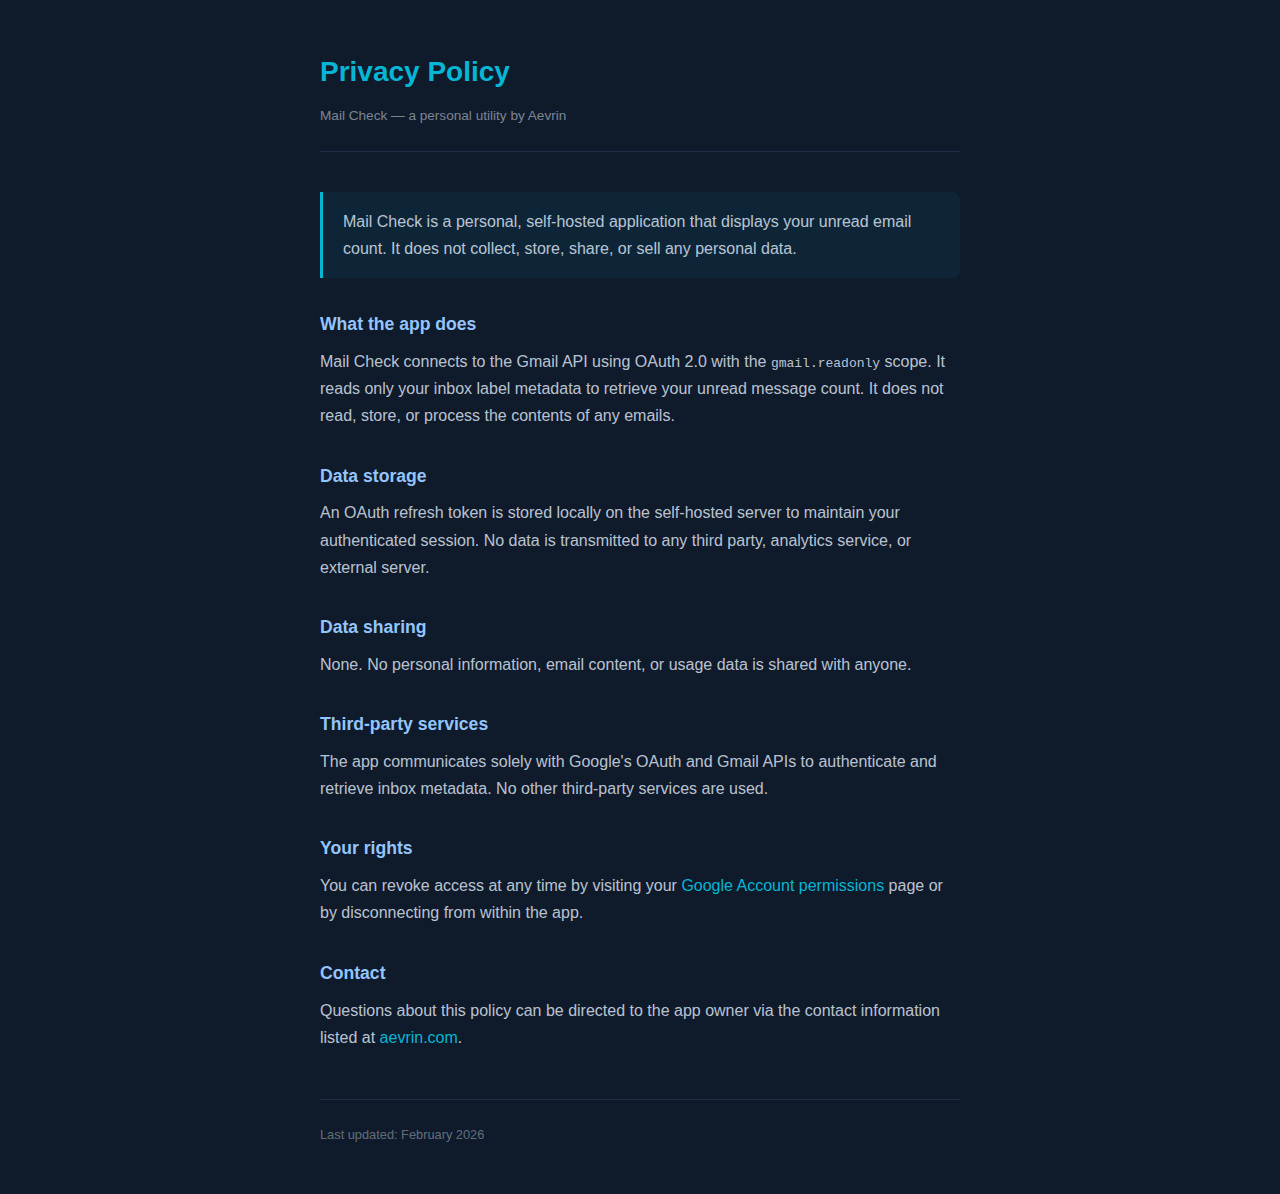
<file: index.html>
<!DOCTYPE html>
<html lang="en">
<head>
    <meta charset="UTF-8">
    <meta name="viewport" content="width=device-width, initial-scale=1.0">
    <title>Privacy Policy — Mail Check</title>
    <style>
        * { margin: 0; padding: 0; box-sizing: border-box; }
        body {
            font-family: -apple-system, BlinkMacSystemFont, 'Segoe UI', Roboto, sans-serif;
            background: #0f1a2a;
            color: #e6f0ff;
            min-height: 100vh;
            display: flex;
            justify-content: center;
            padding: 3rem 1.5rem;
            line-height: 1.7;
        }
        .container {
            max-width: 640px;
            width: 100%;
        }
        h1 {
            font-size: 1.75rem;
            margin-bottom: 0.5rem;
            color: #06b6d4;
        }
        .subtitle {
            color: rgba(230,240,255,0.5);
            font-size: 0.85rem;
            margin-bottom: 2.5rem;
            padding-bottom: 1.5rem;
            border-bottom: 1px solid rgba(70,90,126,0.3);
        }
        h2 {
            font-size: 1.1rem;
            color: #93c5fd;
            margin-top: 2rem;
            margin-bottom: 0.5rem;
        }
        p {
            color: rgba(230,240,255,0.8);
            margin-bottom: 1rem;
        }
        .highlight {
            background: rgba(6,182,212,0.08);
            border-left: 3px solid #06b6d4;
            padding: 1rem 1.25rem;
            border-radius: 0 8px 8px 0;
            margin: 1.5rem 0;
        }
        .highlight p { margin-bottom: 0; }
        footer {
            margin-top: 3rem;
            padding-top: 1.5rem;
            border-top: 1px solid rgba(70,90,126,0.3);
            color: rgba(230,240,255,0.4);
            font-size: 0.8rem;
        }
        a { color: #06b6d4; text-decoration: none; }
        a:hover { text-decoration: underline; }
    </style>
</head>
<body>
    <div class="container">
        <h1>Privacy Policy</h1>
        <p class="subtitle">Mail Check — a personal utility by Aevrin</p>

        <div class="highlight">
            <p>Mail Check is a personal, self-hosted application that displays your unread email count. It does not collect, store, share, or sell any personal data.</p>
        </div>

        <h2>What the app does</h2>
        <p>Mail Check connects to the Gmail API using OAuth 2.0 with the <code>gmail.readonly</code> scope. It reads only your inbox label metadata to retrieve your unread message count. It does not read, store, or process the contents of any emails.</p>

        <h2>Data storage</h2>
        <p>An OAuth refresh token is stored locally on the self-hosted server to maintain your authenticated session. No data is transmitted to any third party, analytics service, or external server.</p>

        <h2>Data sharing</h2>
        <p>None. No personal information, email content, or usage data is shared with anyone.</p>

        <h2>Third-party services</h2>
        <p>The app communicates solely with Google's OAuth and Gmail APIs to authenticate and retrieve inbox metadata. No other third-party services are used.</p>

        <h2>Your rights</h2>
        <p>You can revoke access at any time by visiting your <a href="https://myaccount.google.com/permissions" target="_blank" rel="noopener">Google Account permissions</a> page or by disconnecting from within the app.</p>

        <h2>Contact</h2>
        <p>Questions about this policy can be directed to the app owner via the contact information listed at <a href="mailto:privacy@aevrin.com">aevrin.com</a>.</p>

        <footer>
            Last updated: February 2026
        </footer>
    </div>
</body>
</html>
</file>
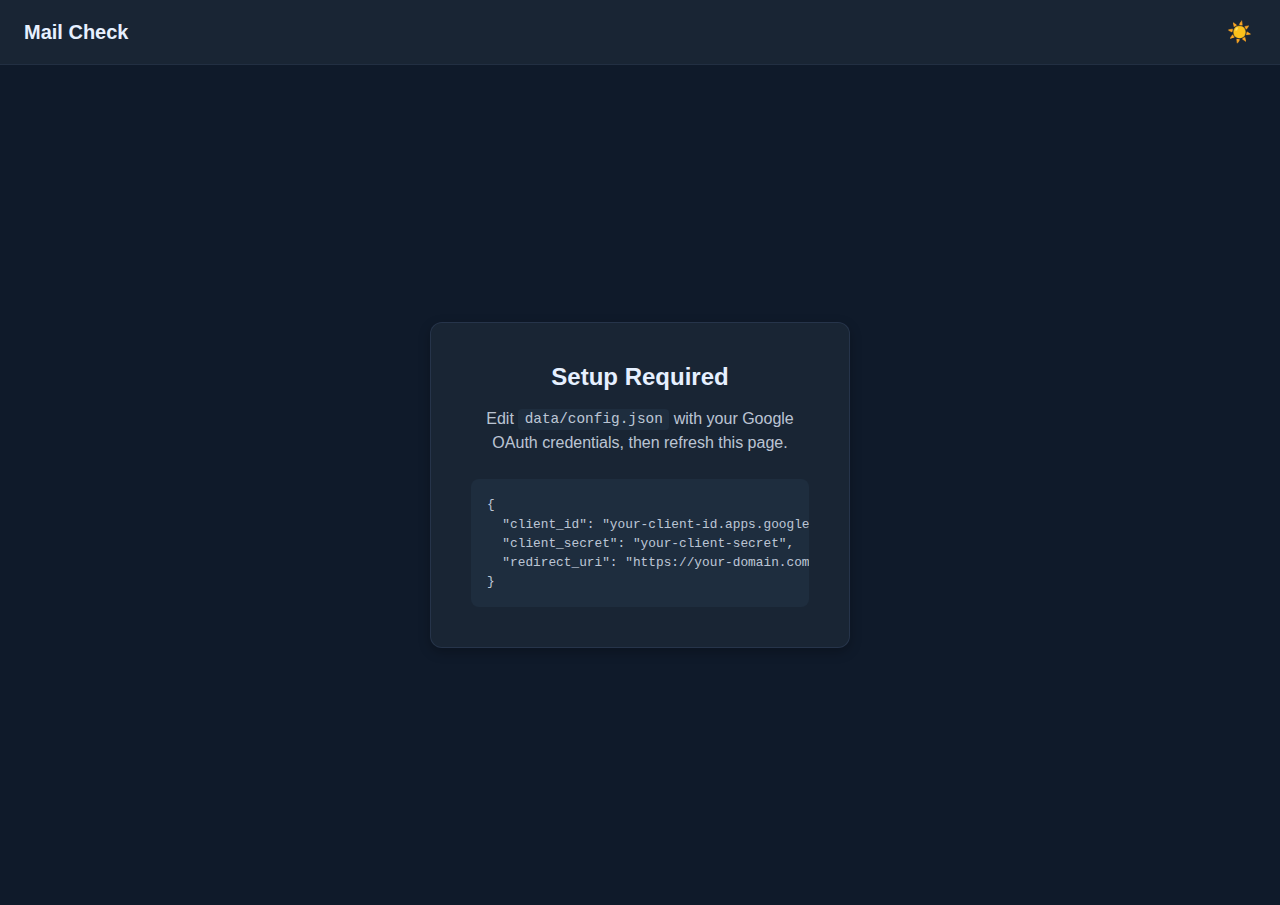
<file: mail/index.html>
<!DOCTYPE html>
<html lang="en">
<head>
    <meta charset="UTF-8">
    <meta name="viewport" content="width=device-width, initial-scale=1.0">
    <title>Mail Check</title>
    <link rel="stylesheet" href="style.css">
</head>
<body class="dark-mode">
    <header>
        <h1><a href="./" id="title">Mail Check</a></h1>
        <div class="header-actions">
            <button id="theme-toggle" title="Toggle theme">☀️</button>
        </div>
    </header>

    <main>
        <div id="view-setup" class="card hidden">
            <h2>Setup Required</h2>
            <p>Edit <code>data/config.json</code> with your Google OAuth credentials, then refresh this page.</p>
            <pre>{
  "client_id": "your-client-id.apps.googleusercontent.com",
  "client_secret": "your-client-secret",
  "redirect_uri": "https://your-domain.com/api.php?action=callback"
}</pre>
        </div>

        <div id="view-auth" class="card hidden">
            <h2>Connect Gmail</h2>
            <p>Authorize this app to read your Gmail inbox.</p>
            <button id="btn-auth" class="btn-primary">Connect with Google</button>
        </div>

        <div id="view-mail" class="card hidden">
            <div class="unread-display">
                <div class="unread-group">
                    <span id="unread-count" class="count">—</span>
                    <span class="count-label">unread messages</span>
                </div>
                <div class="unread-group">
                    <span id="threads-count" class="count count-secondary">—</span>
                    <span class="count-label">unread threads</span>
                </div>
            </div>
            <div class="mail-meta">
                <span id="total-count"></span>
                <span id="last-checked"></span>
            </div>
            <div class="mail-actions">
                <button id="btn-refresh" class="btn-primary">Refresh</button>
                <button id="btn-logout" class="btn-secondary">Disconnect</button>
            </div>
        </div>
    </main>

    <script src="app.js"></script>
</body>
</html>
</file>
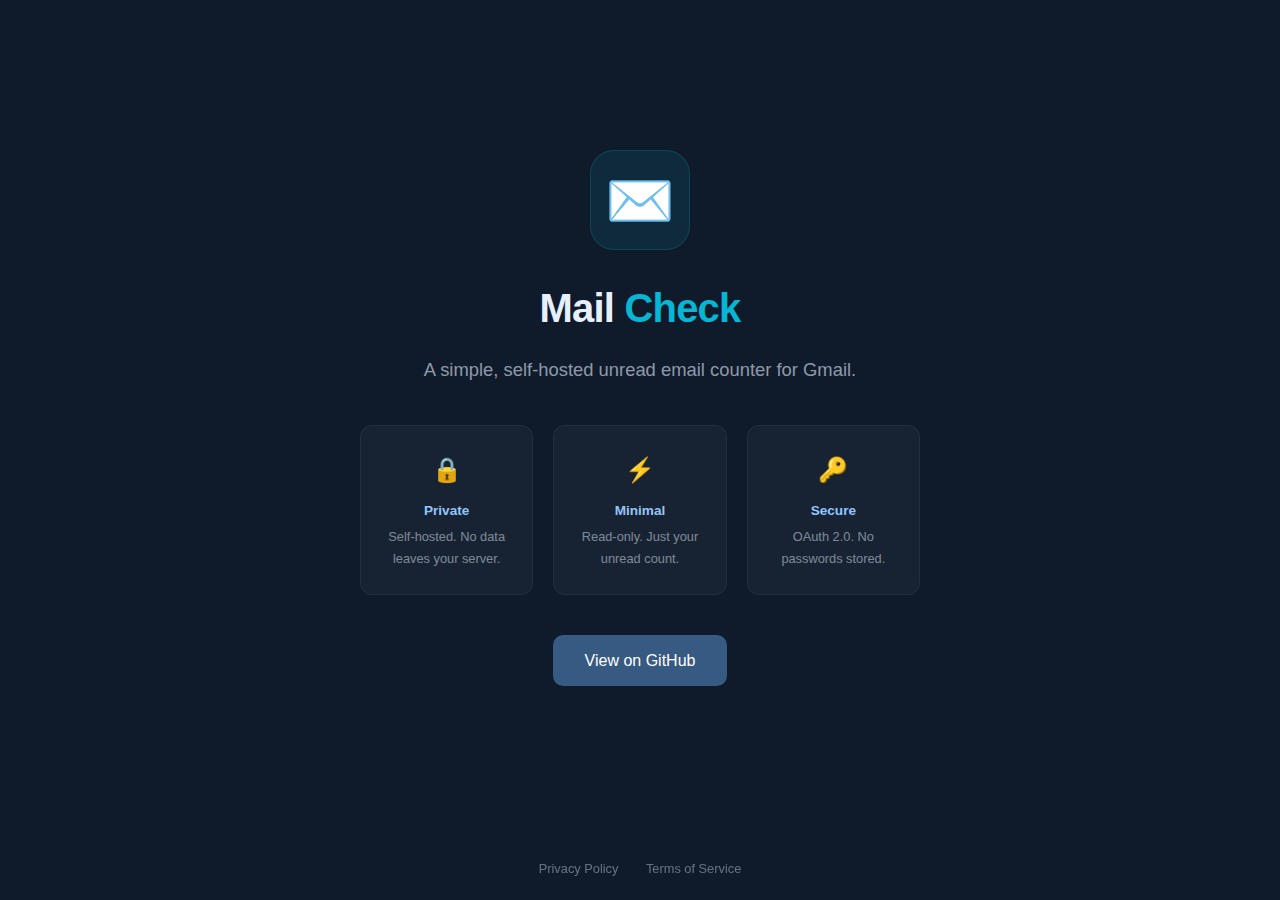
<file: landing-page.html>
<!DOCTYPE html>
<html lang="en">
<head>
    <meta charset="UTF-8">
    <meta name="viewport" content="width=device-width, initial-scale=1.0">
    <title>Mail Check</title>
    <style>
        * { margin: 0; padding: 0; box-sizing: border-box; }
        body {
            font-family: -apple-system, BlinkMacSystemFont, 'Segoe UI', Roboto, sans-serif;
            background: #0f1a2a;
            color: #e6f0ff;
            min-height: 100vh;
            display: flex;
            flex-direction: column;
            align-items: center;
            justify-content: center;
            padding: 2rem 1.5rem;
            line-height: 1.7;
        }

        .hero {
            text-align: center;
            max-width: 560px;
            margin-bottom: 4rem;
        }

        .icon {
            font-size: 3.5rem;
            margin-bottom: 1.5rem;
            display: inline-block;
            background: rgba(6,182,212,0.1);
            width: 100px;
            height: 100px;
            line-height: 100px;
            border-radius: 24px;
            border: 1px solid rgba(6,182,212,0.2);
        }

        h1 {
            font-size: 2.5rem;
            color: #e6f0ff;
            margin-bottom: 0.75rem;
            letter-spacing: -0.02em;
        }

        h1 span { color: #06b6d4; }

        .tagline {
            font-size: 1.15rem;
            color: rgba(230,240,255,0.6);
            margin-bottom: 2.5rem;
        }

        .features {
            display: grid;
            grid-template-columns: 1fr 1fr 1fr;
            gap: 1.25rem;
            margin-bottom: 2.5rem;
            text-align: center;
        }

        .feature {
            background: rgba(25,37,52,0.8);
            border: 1px solid rgba(70,90,126,0.2);
            border-radius: 12px;
            padding: 1.5rem 1rem;
        }

        .feature-icon {
            font-size: 1.5rem;
            margin-bottom: 0.5rem;
        }

        .feature-title {
            font-size: 0.85rem;
            font-weight: 600;
            color: #93c5fd;
            margin-bottom: 0.25rem;
        }

        .feature-desc {
            font-size: 0.8rem;
            color: rgba(230,240,255,0.5);
        }

        .cta {
            display: inline-block;
            background: #375a82;
            color: #fff;
            padding: 0.75rem 2rem;
            border-radius: 10px;
            text-decoration: none;
            font-size: 1rem;
            font-weight: 500;
            transition: background 0.2s;
        }

        .cta:hover { background: #4b6d94; }

        footer {
            position: fixed;
            bottom: 0;
            width: 100%;
            text-align: center;
            padding: 1.25rem;
            font-size: 0.8rem;
            color: rgba(230,240,255,0.3);
        }

        footer a {
            color: rgba(230,240,255,0.4);
            text-decoration: none;
            margin: 0 0.75rem;
        }

        footer a:hover {
            color: #06b6d4;
        }

        @media (max-width: 520px) {
            .features {
                grid-template-columns: 1fr;
            }
            h1 { font-size: 2rem; }
        }
    </style>
</head>
<body>
    <div class="hero">
        <div class="icon">✉️</div>
        <h1>Mail <span>Check</span></h1>
        <p class="tagline">A simple, self-hosted unread email counter for Gmail.</p>

        <div class="features">
            <div class="feature">
                <div class="feature-icon">🔒</div>
                <div class="feature-title">Private</div>
                <div class="feature-desc">Self-hosted. No data leaves your server.</div>
            </div>
            <div class="feature">
                <div class="feature-icon">⚡</div>
                <div class="feature-title">Minimal</div>
                <div class="feature-desc">Read-only. Just your unread count.</div>
            </div>
            <div class="feature">
                <div class="feature-icon">🔑</div>
                <div class="feature-title">Secure</div>
                <div class="feature-desc">OAuth 2.0. No passwords stored.</div>
            </div>
        </div>

        <a href="https://github.com/Aevrin/unread-counter" class="cta">View on GitHub</a>
    </div>

    <footer>
        <a href="https://privacy.aevrin.com">Privacy Policy</a>
        <a href="https://terms.aevrin.com">Terms of Service</a>
    </footer>
</body>
</html>
</file>
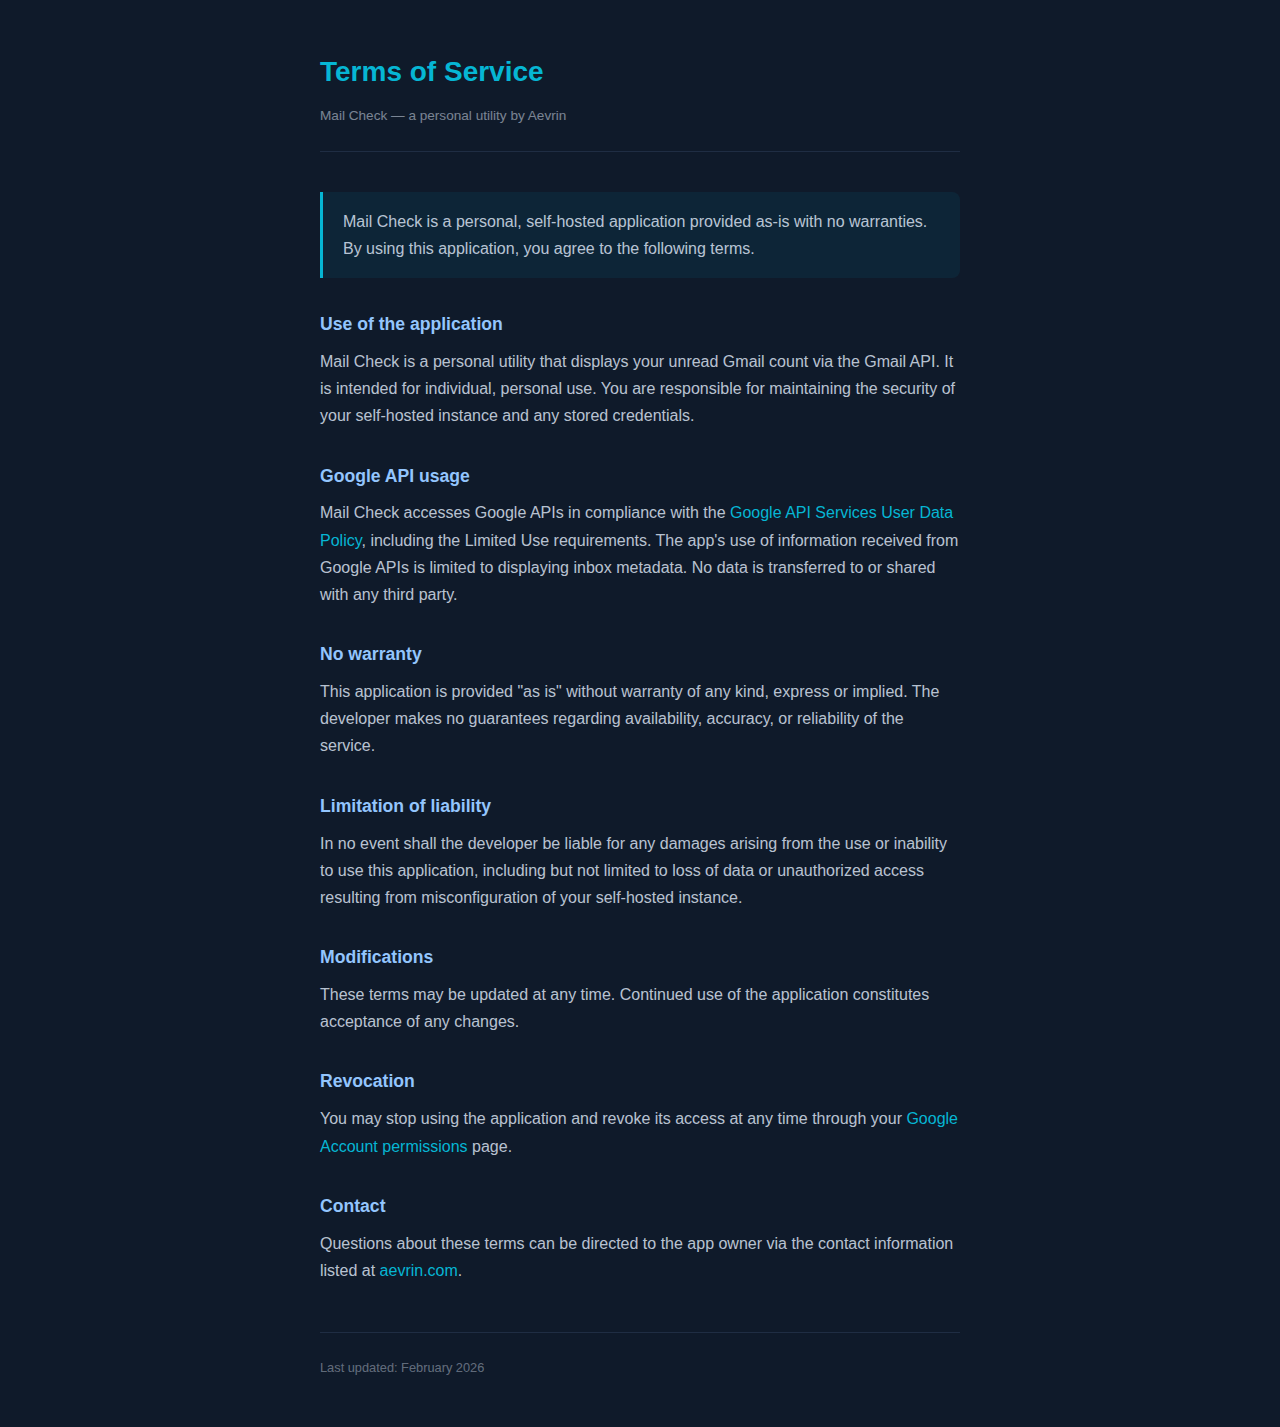
<file: terms-of-service.html>
<!DOCTYPE html>
<html lang="en">
<head>
    <meta charset="UTF-8">
    <meta name="viewport" content="width=device-width, initial-scale=1.0">
    <title>Terms of Service — Mail Check</title>
    <style>
        * { margin: 0; padding: 0; box-sizing: border-box; }
        body {
            font-family: -apple-system, BlinkMacSystemFont, 'Segoe UI', Roboto, sans-serif;
            background: #0f1a2a;
            color: #e6f0ff;
            min-height: 100vh;
            display: flex;
            justify-content: center;
            padding: 3rem 1.5rem;
            line-height: 1.7;
        }
        .container {
            max-width: 640px;
            width: 100%;
        }
        h1 {
            font-size: 1.75rem;
            margin-bottom: 0.5rem;
            color: #06b6d4;
        }
        .subtitle {
            color: rgba(230,240,255,0.5);
            font-size: 0.85rem;
            margin-bottom: 2.5rem;
            padding-bottom: 1.5rem;
            border-bottom: 1px solid rgba(70,90,126,0.3);
        }
        h2 {
            font-size: 1.1rem;
            color: #93c5fd;
            margin-top: 2rem;
            margin-bottom: 0.5rem;
        }
        p {
            color: rgba(230,240,255,0.8);
            margin-bottom: 1rem;
        }
        .highlight {
            background: rgba(6,182,212,0.08);
            border-left: 3px solid #06b6d4;
            padding: 1rem 1.25rem;
            border-radius: 0 8px 8px 0;
            margin: 1.5rem 0;
        }
        .highlight p { margin-bottom: 0; }
        footer {
            margin-top: 3rem;
            padding-top: 1.5rem;
            border-top: 1px solid rgba(70,90,126,0.3);
            color: rgba(230,240,255,0.4);
            font-size: 0.8rem;
        }
        a { color: #06b6d4; text-decoration: none; }
        a:hover { text-decoration: underline; }
    </style>
</head>
<body>
    <div class="container">
        <h1>Terms of Service</h1>
        <p class="subtitle">Mail Check — a personal utility by Aevrin</p>

        <div class="highlight">
            <p>Mail Check is a personal, self-hosted application provided as-is with no warranties. By using this application, you agree to the following terms.</p>
        </div>

        <h2>Use of the application</h2>
        <p>Mail Check is a personal utility that displays your unread Gmail count via the Gmail API. It is intended for individual, personal use. You are responsible for maintaining the security of your self-hosted instance and any stored credentials.</p>

        <h2>Google API usage</h2>
        <p>Mail Check accesses Google APIs in compliance with the <a href="https://developers.google.com/terms/api-services-user-data-policy" target="_blank" rel="noopener">Google API Services User Data Policy</a>, including the Limited Use requirements. The app's use of information received from Google APIs is limited to displaying inbox metadata. No data is transferred to or shared with any third party.</p>

        <h2>No warranty</h2>
        <p>This application is provided "as is" without warranty of any kind, express or implied. The developer makes no guarantees regarding availability, accuracy, or reliability of the service.</p>

        <h2>Limitation of liability</h2>
        <p>In no event shall the developer be liable for any damages arising from the use or inability to use this application, including but not limited to loss of data or unauthorized access resulting from misconfiguration of your self-hosted instance.</p>

        <h2>Modifications</h2>
        <p>These terms may be updated at any time. Continued use of the application constitutes acceptance of any changes.</p>

        <h2>Revocation</h2>
        <p>You may stop using the application and revoke its access at any time through your <a href="https://myaccount.google.com/permissions" target="_blank" rel="noopener">Google Account permissions</a> page.</p>

        <h2>Contact</h2>
        <p>Questions about these terms can be directed to the app owner via the contact information listed at <a href="mailto:privacy@aevrin.com">aevrin.com</a>.</p>

        <footer>
            Last updated: February 2026
        </footer>
    </div>
</body>
</html>
</file>
<file: mail/style.css>
:root {
    --primary-blue: #3d52a0;
    --primary-blue-light: #6c7ec5;
    --primary-blue-dark: #375a82;
    --aquamarine: #06b6d4;
    --aquamarine-dark: #0891b2;
}

body.dark-mode {
    --bg-primary: #0f1a2a;
    --bg-secondary: #192534;
    --bg-tertiary: #1e2d3e;
    --bg-surface: #2a3b53;
    --text-primary: #e6f0ff;
    --text-secondary: rgba(230,240,255,0.8);
    --text-muted: rgba(230,240,255,0.6);
    --button-primary: #375a82;
    --button-primary-hover: #4b6d94;
    --button-secondary: #2a3b53;
    --button-secondary-hover: #3a4d69;
    --border-subtle: rgba(70,90,126,0.2);
    --border-default: rgba(70,90,126,0.3);
    --shadow-medium: rgba(0,0,0,0.25);
}

body:not(.dark-mode) {
    --bg-primary: #f0f0f0;
    --bg-secondary: #fff;
    --bg-tertiary: #fafafa;
    --bg-surface: #fff;
    --text-primary: #333;
    --text-secondary: #666;
    --text-muted: #999;
    --button-primary: #3d52a0;
    --button-primary-hover: #2c3e75;
    --button-secondary: #6c7ec5;
    --button-secondary-hover: #5a6cb3;
    --border-subtle: rgba(0,0,0,0.1);
    --border-default: rgba(0,0,0,0.2);
    --shadow-medium: rgba(0,0,0,0.1);
}

* { margin: 0; padding: 0; box-sizing: border-box; }

body {
    font-family: -apple-system, BlinkMacSystemFont, 'Segoe UI', Roboto, sans-serif;
    background: var(--bg-primary);
    color: var(--text-primary);
    min-height: 100vh;
}

header {
    display: flex;
    justify-content: space-between;
    align-items: center;
    padding: 1rem 1.5rem;
    background: var(--bg-secondary);
    border-bottom: 1px solid var(--border-subtle);
}

header h1 { font-size: 1.25rem; }
header h1 a {
    color: var(--text-primary);
    text-decoration: none;
}

#theme-toggle {
    background: none;
    border: none;
    font-size: 1.25rem;
    cursor: pointer;
    padding: 0.25rem;
}

main {
    display: flex;
    justify-content: center;
    align-items: center;
    min-height: calc(100vh - 60px);
    padding: 2rem;
}

.card {
    background: var(--bg-secondary);
    border: 1px solid var(--border-default);
    border-radius: 12px;
    padding: 2.5rem;
    max-width: 420px;
    width: 100%;
    text-align: center;
    box-shadow: 0 4px 12px var(--shadow-medium);
}

.card h2 {
    margin-bottom: 1rem;
    color: var(--text-primary);
}

.card p {
    color: var(--text-secondary);
    margin-bottom: 1.5rem;
    line-height: 1.5;
}

.card pre {
    text-align: left;
    background: var(--bg-tertiary);
    padding: 1rem;
    border-radius: 8px;
    font-size: 0.8rem;
    overflow-x: auto;
    color: var(--text-secondary);
    line-height: 1.5;
}

.card code {
    background: var(--bg-tertiary);
    padding: 0.15rem 0.4rem;
    border-radius: 4px;
    font-size: 0.9rem;
}

.unread-display {
    display: flex;
    justify-content: center;
    gap: 2.5rem;
    margin-bottom: 1.5rem;
}

.unread-group {
    display: flex;
    flex-direction: column;
    align-items: center;
    gap: 0.25rem;
}

.count {
    font-size: 4rem;
    font-weight: 700;
    color: var(--aquamarine);
    line-height: 1;
}

.count-secondary {
    color: var(--primary-blue-light);
}

.count-label {
    font-size: 1rem;
    color: var(--text-muted);
    text-transform: uppercase;
    letter-spacing: 0.05em;
}

.mail-meta {
    display: flex;
    justify-content: center;
    gap: 1.5rem;
    margin-bottom: 1.5rem;
    font-size: 0.85rem;
    color: var(--text-muted);
}

.mail-actions {
    display: flex;
    gap: 0.75rem;
    justify-content: center;
}

.btn-primary, .btn-secondary {
    padding: 0.6rem 1.5rem;
    border: none;
    border-radius: 8px;
    font-size: 0.9rem;
    cursor: pointer;
    transition: background 0.2s;
}

.btn-primary {
    background: var(--button-primary);
    color: #fff;
}
.btn-primary:hover { background: var(--button-primary-hover); }

.btn-secondary {
    background: var(--button-secondary);
    color: #fff;
}
.btn-secondary:hover { background: var(--button-secondary-hover); }

.hidden { display: none; }

@media (max-width: 480px) {
    .card { padding: 1.5rem; }
    .count { font-size: 3rem; }
}
</file>
